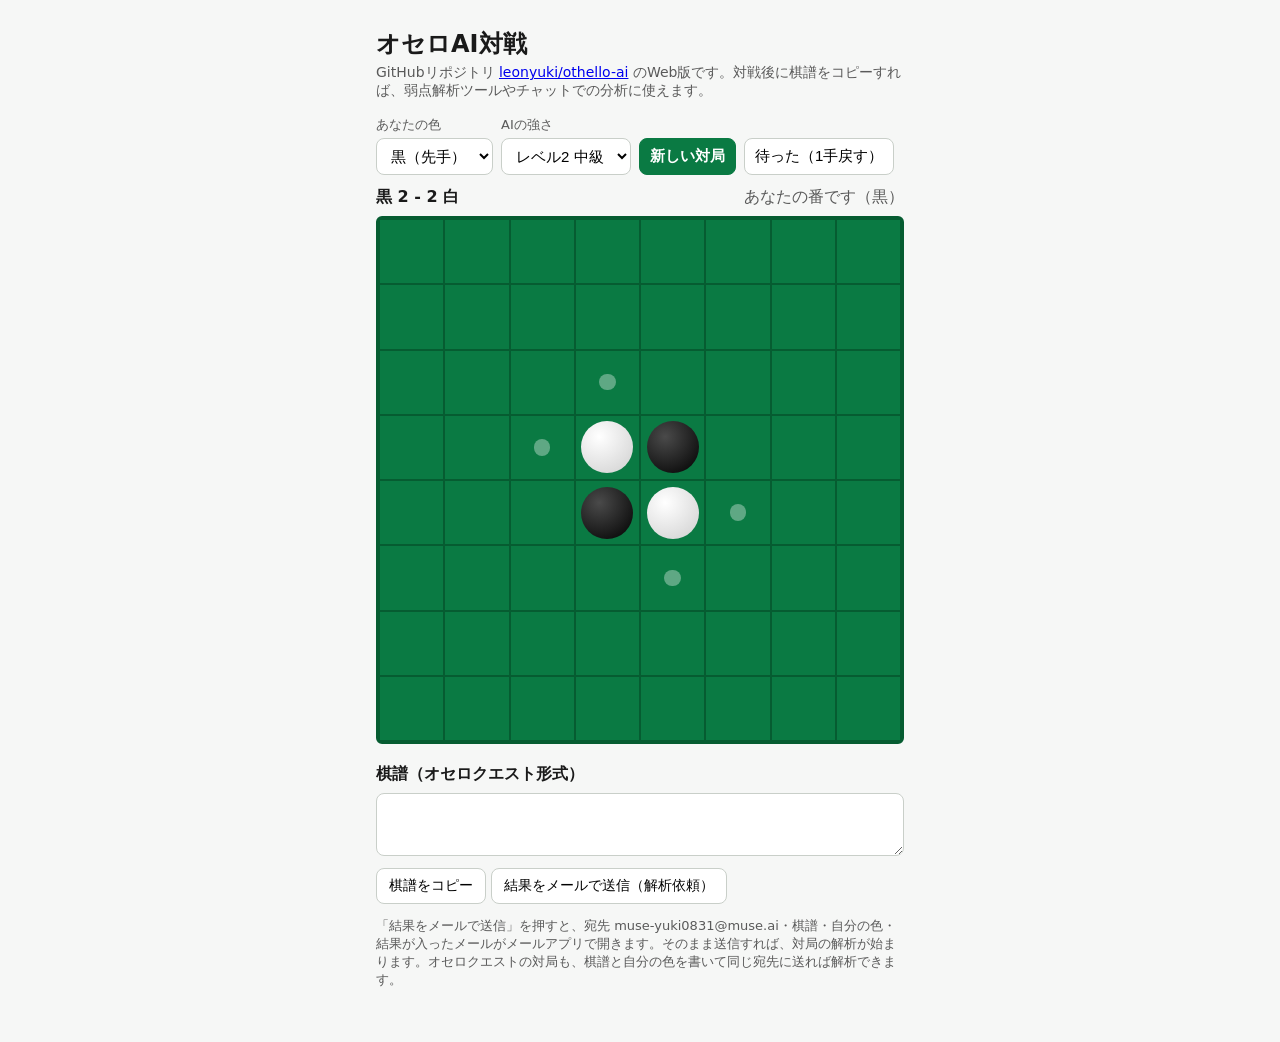
<file: web/index.html>
<!DOCTYPE html>
<html lang="ja">
<head>
<meta charset="UTF-8">
<meta name="viewport" content="width=device-width, initial-scale=1.0">
<title>オセロAI対戦</title>
<link rel="stylesheet" href="style.css">
</head>
<body>
<main>
  <h1>オセロAI対戦</h1>
  <p class="sub">GitHubリポジトリ <a href="https://github.com/leonyuki/othello-ai">leonyuki/othello-ai</a> のWeb版です。対戦後に棋譜をコピーすれば、弱点解析ツールやチャットでの分析に使えます。</p>

  <div class="controls">
    <label>あなたの色
      <select id="color">
        <option value="1">黒（先手）</option>
        <option value="2">白（後手）</option>
      </select>
    </label>
    <label>AIの強さ
      <select id="level">
        <option value="1">レベル1 入門</option>
        <option value="2" selected>レベル2 中級</option>
        <option value="3">レベル3 上級</option>
        <option value="4">レベル4 最強</option>
      </select>
    </label>
    <button id="new-game" type="button">新しい対局</button>
    <button id="undo" type="button">待った（1手戻す）</button>
  </div>

  <div class="meta">
    <span id="score">黒 2 - 2 白</span>
    <span id="status">あなたの番です</span>
  </div>

  <div id="board" role="grid" aria-label="オセロ盤"></div>

  <section class="kifu-box">
    <h2>棋譜（オセロクエスト形式）</h2>
    <textarea id="kifu" rows="3" readonly></textarea>
    <button id="copy-kifu" type="button">棋譜をコピー</button>
    <button id="mail-result" type="button">結果をメールで送信（解析依頼）</button>
    <p class="note">「結果をメールで送信」を押すと、宛先 muse-yuki0831@muse.ai・棋譜・自分の色・結果が入ったメールがメールアプリで開きます。そのまま送信すれば、対局の解析が始まります。オセロクエストの対局も、棋譜と自分の色を書いて同じ宛先に送れば解析できます。</p>
  </section>
</main>
<script src="app.js"></script>
</body>
</html>
</file>
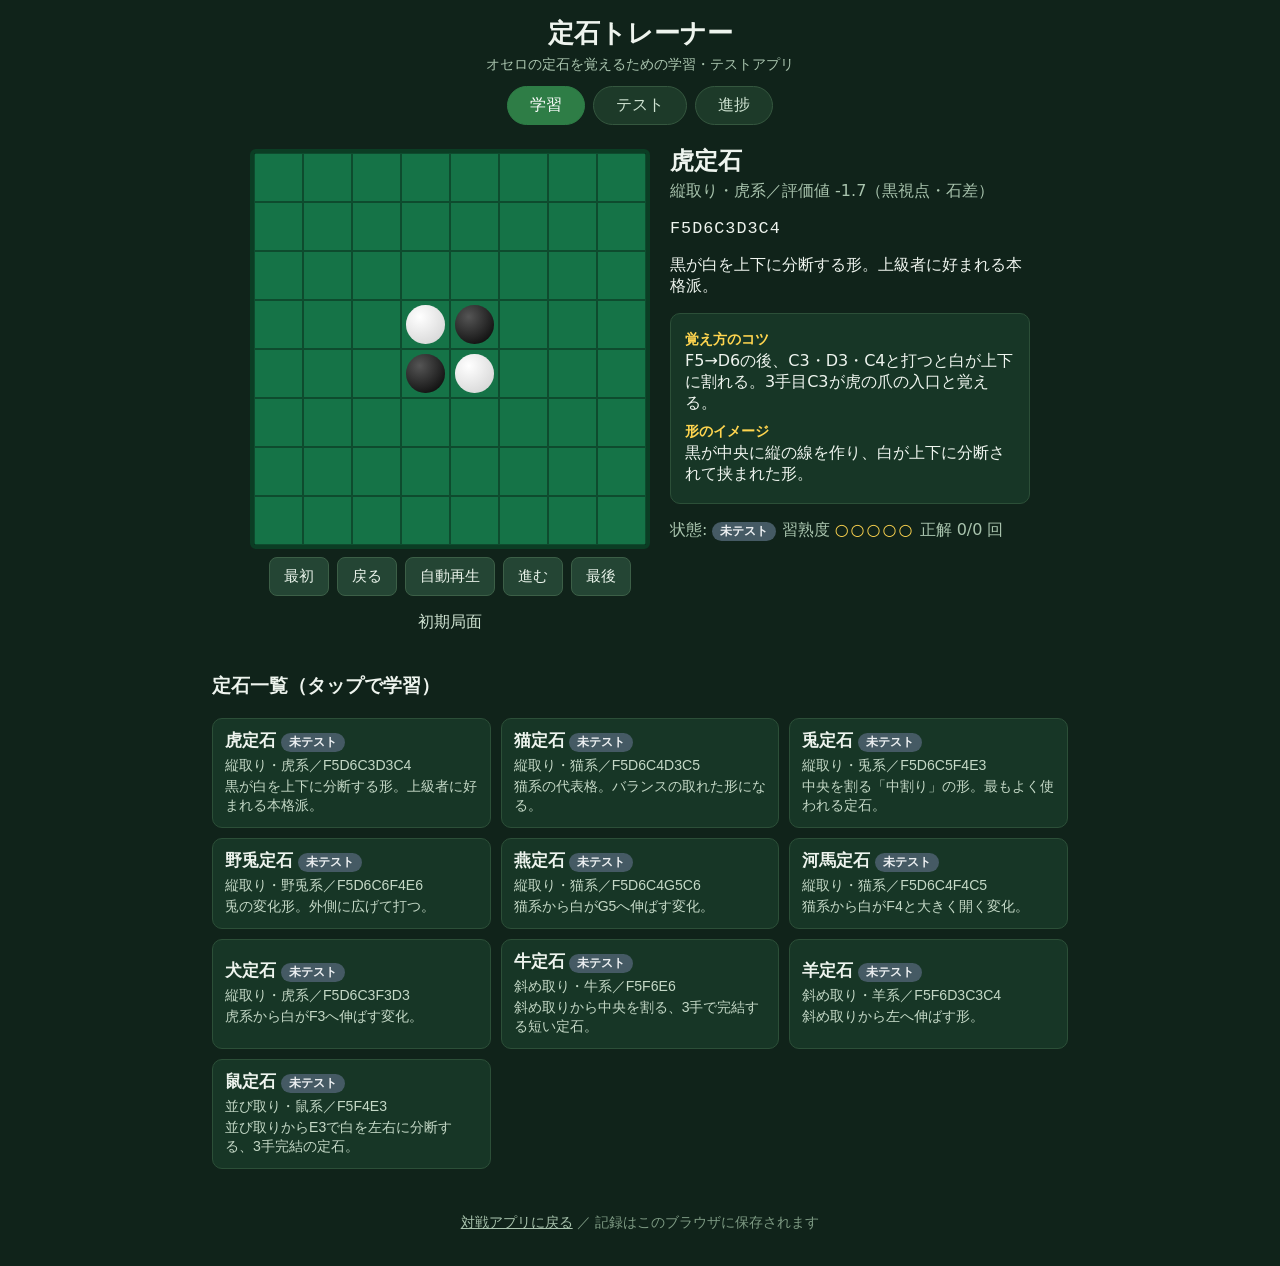
<file: web/joseki/index.html>
<!DOCTYPE html>
<html lang="ja">
<head>
<meta charset="UTF-8">
<meta name="viewport" content="width=device-width, initial-scale=1.0">
<title>定石トレーナー | オセロ定石を覚える</title>
<link rel="stylesheet" href="style.css">
</head>
<body>
<header>
  <h1>定石トレーナー</h1>
  <p class="subtitle">オセロの定石を覚えるための学習・テストアプリ</p>
  <nav class="tabs">
    <button class="tab active" data-tab="learn">学習</button>
    <button class="tab" data-tab="test">テスト</button>
    <button class="tab" data-tab="progress">進捗</button>
  </nav>
</header>

<main>
  <!-- 学習 -->
  <section id="tab-learn" class="panel active">
    <div class="learn-layout">
      <div class="study">
        <div id="board-learn" class="board"></div>
        <div class="controls">
          <button id="btn-first">最初</button>
          <button id="btn-prev">戻る</button>
          <button id="btn-play">自動再生</button>
          <button id="btn-next">進む</button>
          <button id="btn-last">最後</button>
        </div>
        <p id="study-info" class="info"></p>
      </div>
      <div class="joseki-detail">
        <h2 id="detail-name">-</h2>
        <p id="detail-meta" class="meta"></p>
        <p id="detail-seq" class="seq"></p>
        <p id="detail-feature"></p>
        <div class="tip-box">
          <h3>覚え方のコツ</h3>
          <p id="detail-tip"></p>
          <h3>形のイメージ</h3>
          <p id="detail-image"></p>
        </div>
        <p id="detail-status" class="status-line"></p>
      </div>
    </div>
    <h3 class="list-title">定石一覧（タップで学習）</h3>
    <div id="joseki-list" class="card-list"></div>
  </section>

  <!-- テスト -->
  <section id="tab-test" class="panel">
    <div id="test-home">
      <div class="daily-box">
        <h2>今日のテスト</h2>
        <p id="daily-status">読み込み中</p>
        <button id="btn-daily" class="primary">今日のテストを始める（5問）</button>
      </div>
      <div class="free-box">
        <h2>自由テスト</h2>
        <p>好きな形式で何問でも練習できます。結果は定石ごとの記録に反映されます。</p>
        <div class="row">
          <button data-free="next">次の一手</button>
          <button data-free="replay">手順再現</button>
          <button data-free="name">名前当て</button>
          <button data-free="mix">ミックス</button>
        </div>
      </div>
    </div>
    <div id="test-play" class="hidden">
      <p id="q-progress" class="info"></p>
      <h2 id="q-title">-</h2>
      <p id="q-text"></p>
      <div id="board-test" class="board"></div>
      <div id="q-choices" class="choices hidden"></div>
      <p id="q-feedback" class="feedback"></p>
      <div class="row">
        <button id="btn-giveup">答えを見る</button>
        <button id="btn-quit-test">テストをやめる</button>
        <button id="btn-next-q" class="primary hidden">次の問題へ</button>
      </div>
    </div>
    <div id="test-result" class="hidden">
      <h2>結果</h2>
      <p id="result-summary"></p>
      <div id="result-list"></div>
      <button id="btn-back-home" class="primary">テスト画面に戻る</button>
    </div>
  </section>

  <!-- 進捗 -->
  <section id="tab-progress" class="panel">
    <p id="progress-summary" class="info"></p>
    <div id="progress-list" class="card-list"></div>
    <button id="btn-reset" class="danger">記録をリセット</button>
  </section>
</main>

<footer>
  <p><a href="../index.html">対戦アプリに戻る</a> ／ 記録はこのブラウザに保存されます</p>
</footer>

<script src="app.js"></script>
</body>
</html>
</file>
<file: web/style.css>
:root {
  --board-green: #0a7a43;
  --board-line: #065c31;
  --ink: #1a1a1a;
  --muted: #5a5a5a;
  --accent: #0a7a43;
}

* { box-sizing: border-box; }

body {
  margin: 0;
  font-family: "Hiragino Kaku Gothic ProN", "Yu Gothic", system-ui, sans-serif;
  color: var(--ink);
  background: #f6f7f6;
}

main {
  max-width: 560px;
  margin: 0 auto;
  padding: 20px 16px 40px;
}

h1 { font-size: 24px; margin: 8px 0 4px; }
.sub { color: var(--muted); font-size: 14px; margin: 0 0 16px; }

.controls {
  display: flex;
  flex-wrap: wrap;
  gap: 8px;
  align-items: end;
  margin-bottom: 12px;
}
.controls label { font-size: 13px; color: var(--muted); display: flex; flex-direction: column; gap: 4px; }
.controls select, .controls button {
  font-size: 15px;
  padding: 8px 10px;
  border-radius: 8px;
  border: 1px solid #c9cfc9;
  background: #fff;
}
.controls button { cursor: pointer; }
#new-game { background: var(--accent); border-color: var(--accent); color: #fff; font-weight: 600; }

.meta {
  display: flex;
  justify-content: space-between;
  font-size: 16px;
  margin-bottom: 8px;
}
#score { font-weight: 700; }
#status { color: var(--muted); }

#board {
  display: grid;
  grid-template-columns: repeat(8, 1fr);
  gap: 2px;
  background: var(--board-line);
  border: 2px solid var(--board-line);
  border-radius: 6px;
  padding: 2px;
  aspect-ratio: 1;
}
.cell {
  background: var(--board-green);
  border: none;
  padding: 0;
  display: flex;
  align-items: center;
  justify-content: center;
  aspect-ratio: 1;
  cursor: default;
}
.cell.playable { cursor: pointer; }
.cell.playable:hover { background: #0d8f4f; }
.disc {
  width: 82%;
  height: 82%;
  border-radius: 50%;
  display: block;
}
.disc.black { background: radial-gradient(circle at 35% 30%, #4a4a4a, #000); }
.disc.white { background: radial-gradient(circle at 35% 30%, #ffffff, #cfcfcf); }
.disc.last { box-shadow: 0 0 0 3px #ffd94d; }
.hint {
  width: 26%;
  height: 26%;
  border-radius: 50%;
  background: rgba(255, 255, 255, 0.35);
  display: block;
}

.kifu-box { margin-top: 20px; }
.kifu-box h2 { font-size: 16px; margin: 0 0 8px; }
.kifu-box textarea {
  width: 100%;
  font-family: ui-monospace, monospace;
  font-size: 13px;
  padding: 8px;
  border: 1px solid #c9cfc9;
  border-radius: 8px;
  word-break: break-all;
}
.kifu-box button {
  margin-top: 8px;
  font-size: 14px;
  padding: 8px 12px;
  border-radius: 8px;
  border: 1px solid #c9cfc9;
  background: #fff;
  cursor: pointer;
}
.note { color: var(--muted); font-size: 13px; }
</file>
<file: web/joseki/style.css>
* { box-sizing: border-box; }
body {
  margin: 0;
  font-family: "Hiragino Kaku Gothic ProN", "Yu Gothic", system-ui, sans-serif;
  background: #10231a;
  color: #eef4ee;
}
header { text-align: center; padding: 16px 12px 0; }
h1 { margin: 0; font-size: 1.6rem; }
.subtitle { color: #a9c4ae; margin: 4px 0 12px; font-size: .9rem; }
.tabs { display: flex; justify-content: center; gap: 8px; }
.tab {
  background: #1d3a29; color: #cfe3d2; border: 1px solid #35573f;
  padding: 8px 22px; border-radius: 999px; cursor: pointer; font-size: 1rem;
}
.tab.active { background: #2e7d46; color: #fff; border-color: #2e7d46; }
main { max-width: 880px; margin: 0 auto; padding: 16px 12px 32px; }
.panel { display: none; }
.panel.active { display: block; }
.hidden { display: none !important; }

.board {
  display: grid; grid-template-columns: repeat(8, 1fr);
  width: min(92vw, 400px); aspect-ratio: 1; margin: 8px auto;
  background: #157347; border: 4px solid #0b3d24; border-radius: 6px;
}
.cell {
  border: 1px solid rgba(0,0,0,.35); display: flex; align-items: center;
  justify-content: center; cursor: default; position: relative;
}
.cell.playable { cursor: pointer; }
.cell.playable:hover { background: rgba(255,255,255,.15); }
.cell .disc { width: 82%; height: 82%; border-radius: 50%; pointer-events: none; }
.disc.black { background: radial-gradient(circle at 35% 30%, #555, #000); }
.disc.white { background: radial-gradient(circle at 35% 30%, #fff, #cfcfcf); }
.cell .hint-dot {
  width: 26%; height: 26%; border-radius: 50%;
  background: rgba(255,255,120,.55); pointer-events: none;
}
.cell.last-move { background: rgba(255, 213, 79, .35); }
.cell.correct-flash { background: rgba(76, 175, 80, .55); }
.cell.wrong-flash { background: rgba(229, 57, 53, .55); }

.controls, .row { display: flex; gap: 8px; justify-content: center; flex-wrap: wrap; margin: 8px 0; }
button {
  background: #244534; color: #e8f2e9; border: 1px solid #3c5f47;
  border-radius: 8px; padding: 8px 14px; font-size: .95rem; cursor: pointer;
}
button:hover { background: #2e5741; }
button.primary { background: #2e7d46; border-color: #2e7d46; color: #fff; font-weight: bold; }
button.danger { background: #5a2323; border-color: #7a3232; }
.info { text-align: center; color: #cfe3d2; min-height: 1.2em; }

.learn-layout { display: flex; gap: 20px; flex-wrap: wrap; justify-content: center; }
.study { text-align: center; }
.joseki-detail { max-width: 360px; }
.joseki-detail h2 { margin: 4px 0; }
.meta { color: #a9c4ae; margin: 2px 0; }
.seq { font-family: ui-monospace, monospace; letter-spacing: 1px; font-size: 1.05rem; }
.tip-box { background: #173626; border: 1px solid #2c4f38; border-radius: 10px; padding: 10px 14px; margin-top: 10px; }
.tip-box h3 { margin: 6px 0 2px; font-size: .9rem; color: #ffd54f; }
.tip-box p { margin: 0 0 8px; }
.status-line { color: #a9c4ae; }

.list-title { margin-top: 24px; }
.card-list { display: grid; grid-template-columns: repeat(auto-fill, minmax(240px, 1fr)); gap: 10px; }
.card {
  background: #173626; border: 1px solid #2c4f38; border-radius: 10px;
  padding: 10px 12px; cursor: pointer; text-align: left; color: inherit; width: 100%;
}
.card:hover { border-color: #4c7a5a; }
.card h4 { margin: 0 0 4px; font-size: 1.05rem; }
.card p { margin: 2px 0; color: #c4d8c6; font-size: .88rem; }
.chip { display: inline-block; padding: 1px 8px; border-radius: 999px; font-size: .78rem; font-weight: bold; }
.chip.new { background: #455a64; color: #eceff1; }
.chip.learning { background: #f9a825; color: #212121; }
.chip.mastered { background: #43a047; color: #fff; }
.boxdots { letter-spacing: 2px; color: #ffd54f; }

.daily-box, .free-box {
  background: #173626; border: 1px solid #2c4f38; border-radius: 10px;
  padding: 14px 16px; margin-bottom: 14px; text-align: center;
}
.choices { display: grid; grid-template-columns: 1fr 1fr; gap: 8px; max-width: 400px; margin: 10px auto; }
.choices button { padding: 12px; font-size: 1rem; }
.feedback { text-align: center; min-height: 1.4em; font-weight: bold; }
.feedback.ok { color: #81c784; }
.feedback.ng { color: #e57373; }
#test-play h2, #test-play p, #test-result h2 { text-align: center; }
#result-list { max-width: 480px; margin: 0 auto 12px; }
#result-list p { margin: 4px 0; }
footer { text-align: center; color: #7d9a83; font-size: .85rem; padding-bottom: 20px; }
footer a { color: #a9c4ae; }
</file>
